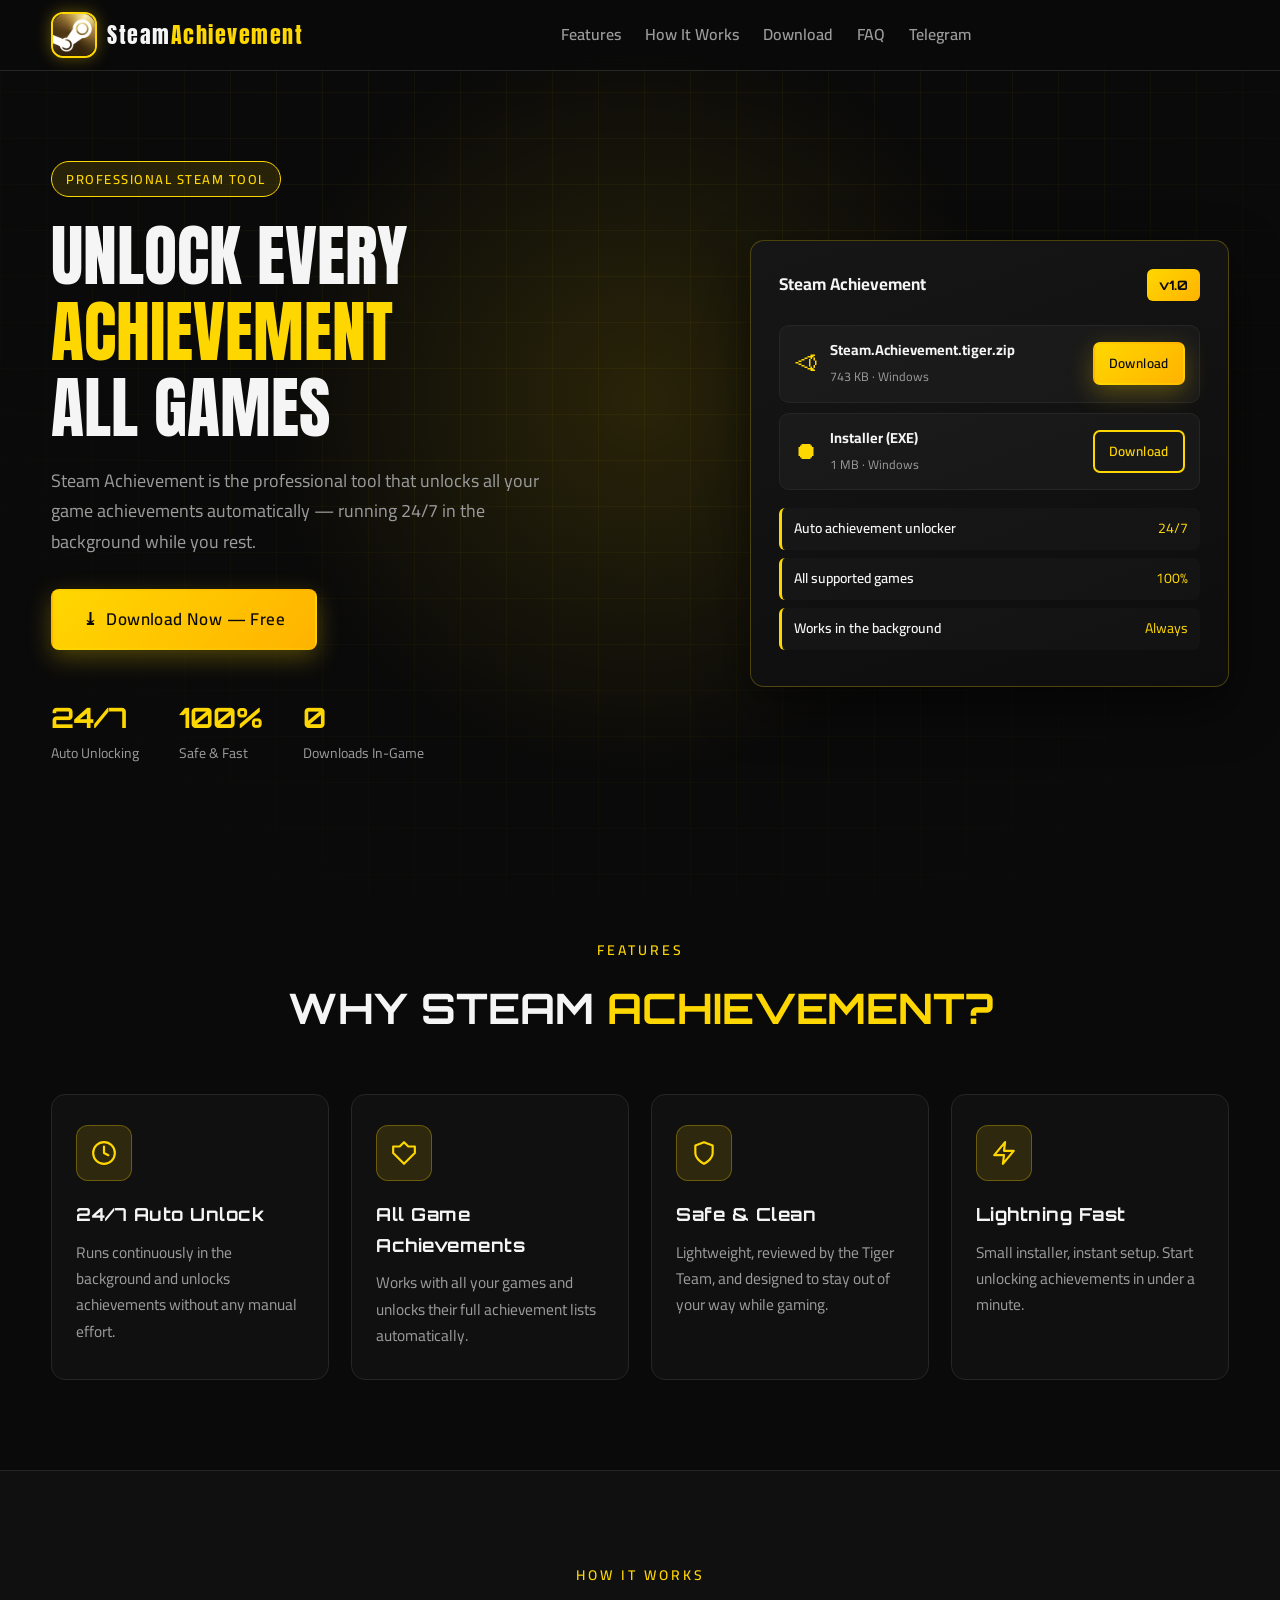
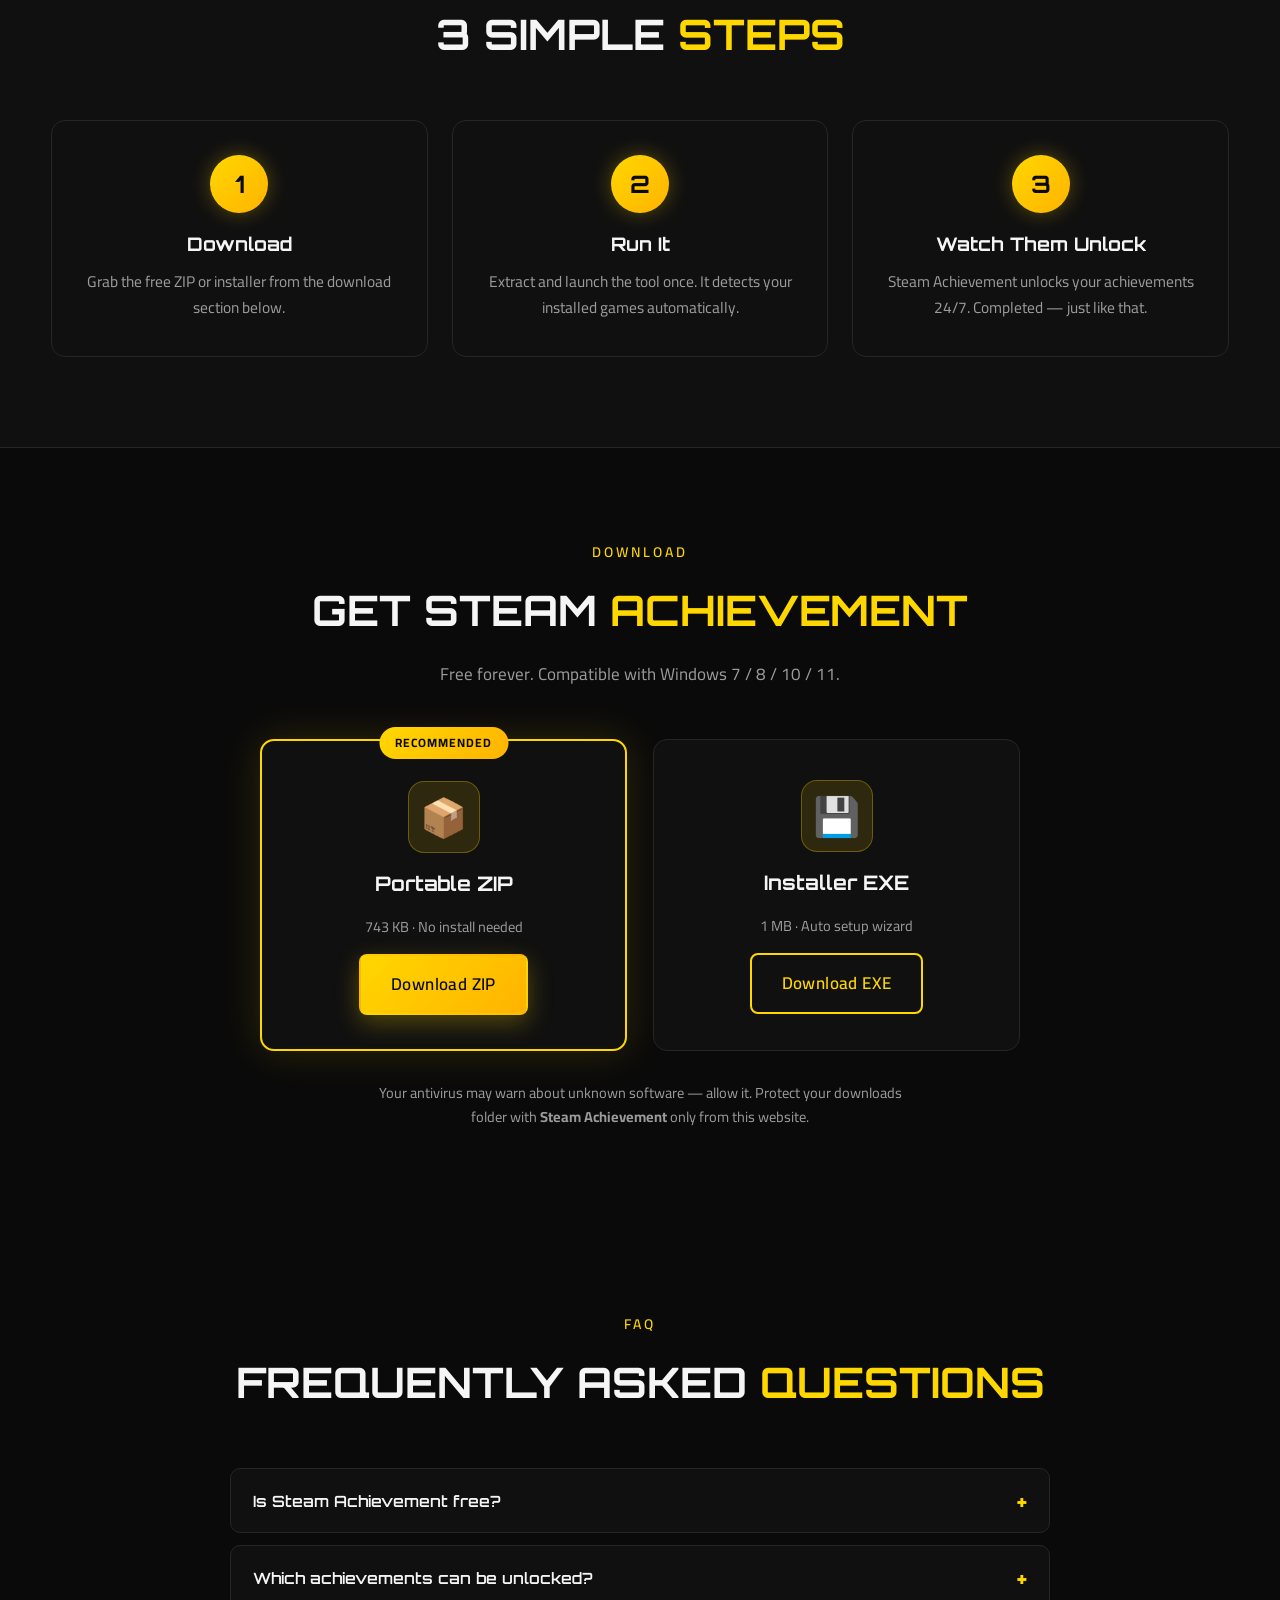
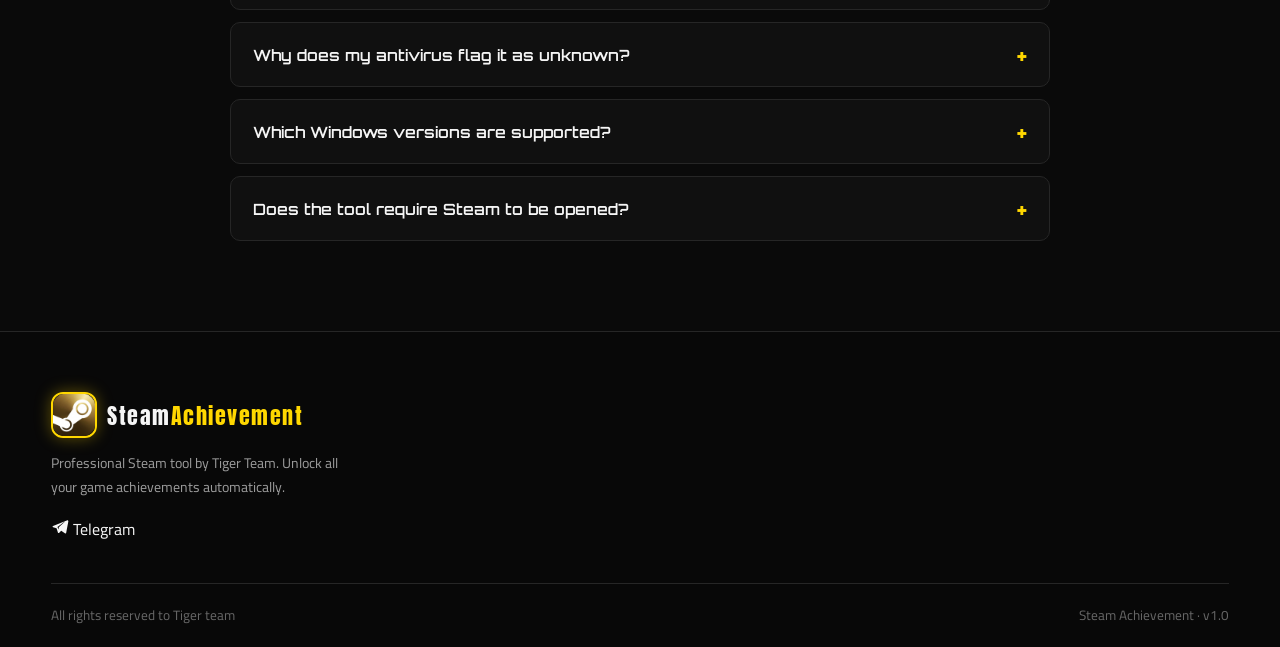
<file: index.html>
<!DOCTYPE html>
<html lang="en">
<head>
  <meta charset="UTF-8" />
  <meta name="viewport" content="width=device-width, initial-scale=1.0" />
  <title>Steam Achievement — Unlock Game Achievements</title>
  <meta name="description" content="Download the professional Steam Achievement tool. Unlock all game achievements automatically. Free, fast, safe, 24/7." />
  <link rel="icon" type="image/png" href="images/achievement_icon.png" />
  <link rel="apple-touch-icon" href="images/achievement_icon.png" />
  <link rel="preconnect" href="https://fonts.googleapis.com" />
  <link rel="preconnect" href="https://fonts.gstatic.com" crossorigin />
  <link href="https://fonts.googleapis.com/css2?family=Orbitron:wght@500;700;900&family=Cairo:wght@400;600;700;900&family=Anton&display=swap" rel="stylesheet" />
  <link rel="stylesheet" href="css/style.css" />
</head>
<body>

  <div class="bg-grid"></div>

  <!-- ===== NAVBAR ===== -->
  <header class="navbar" id="navbar">
    <div class="container nav-wrap">
      <a href="#" class="logo">
        <span class="logo-icon">
          <img src="images/achievement_icon.png" alt="Steam Achievement icon" class="logo-img" />
        </span>
        <span class="logo-text">Steam<span class="accent">Achievement</span></span>
      </a>

      <nav class="nav-links" id="navLinks">
        <a href="#features">Features</a>
        <a href="#how">How It Works</a>
        <a href="#download">Download</a>
        <a href="#faq">FAQ</a>
        <a id="cfg-navTelegram" href="https://t.me/Tiger_TE" target="_blank" rel="noopener"><span id="cfg-navTelegramLabel">Telegram</span></a>
      </nav>

      <div class="nav-actions">
        <button class="burger" id="burger" aria-label="Menu">
          <span></span><span></span><span></span>
        </button>
      </div>
    </div>
  </header>

  <!-- ===== HERO ===== -->
  <section class="hero" id="home">
    <div class="container hero-grid">
      <div class="hero-copy">
        <span class="tag" id="cfg-heroTag">Professional Steam Tool</span>
        <h1><span id="cfg-heroT1">UNLOCK EVERY</span><br /><span class="accent" id="cfg-heroTAccent">ACHIEVEMENT</span><br /><span id="cfg-heroT2">ALL GAMES</span></h1>
        <p id="cfg-heroDesc">Steam Achievement is the professional tool that unlocks all your game achievements automatically — running 24/7 in the background while you rest.</p>
        <div class="hero-cta">
          <a href="#download" id="cfg-heroBtn" class="btn btn-solid btn-lg">&#10515;&nbsp; Download Now — Free</a>
        </div>
        <div class="hero-stats">
          <div><strong id="cfg-stat1V">24/7</strong><span id="cfg-stat1L">Auto Unlocking</span></div>
          <div><strong id="cfg-stat2V">100%</strong><span id="cfg-stat2L">Safe &amp; Fast</span></div>
          <div><strong id="cfg-stat3V">0</strong><span id="cfg-stat3L">Downloads In-Game</span></div>
        </div>
      </div>

      <div class="hero-card" id="heroCard">
        <div class="hc-head">
          <span class="hc-name" id="cfg-cardName">Steam Achievement</span>
          <span class="hc-lvl" id="cfg-versionBadge">v1.0</span>
        </div>
        <div class="hc-files">
          <div class="file-row">
            <span class="file-icon">&#9215;</span>
            <div><strong id="cfg-file1Name">Steam.Achievement.tiger.zip</strong><span id="cfg-file1Meta">743 KB · Windows</span></div>
            <a href="downloads/Steam.Achievement.tiger.zip" download class="btn btn-solid btn-sm">Download</a>
          </div>
          <div class="file-row">
            <span class="file-icon">&#9210;</span>
            <div><strong id="cfg-file2Name">Installer (EXE)</strong><span id="cfg-file2Meta">1 MB · Windows</span></div>
            <a href="downloads/Install.Steam.Achievement.tiger.exe" download class="btn btn-ghost btn-sm">Download</a>
          </div>
        </div>
        <ul class="hc-achievements">
          <li><em id="cfg-hc1">Auto achievement unlocker</em><span class="gold" id="cfg-hc1V">24/7</span></li>
          <li><em id="cfg-hc2">All supported games</em><span class="gold" id="cfg-hc2V">100%</span></li>
          <li><em id="cfg-hc3">Works in the background</em><span class="gold" id="cfg-hc3V">Always</span></li>
        </ul>
      </div>
    </div>
  </section>

  <!-- ===== FEATURES ===== -->
  <section class="section" id="features">
    <div class="container">
      <div class="sec-head">
        <span class="sec-eyebrow" id="cfg-featEyebrow">Features</span>
        <h2><span id="cfg-featTitle1">Why Steam</span> <span class="accent" id="cfg-featTitle2">Achievement?</span></h2>
      </div>
      <div class="cards-grid">
        <article class="card">
          <div class="card-icon">
            <svg viewBox="0 0 24 24" width="26" height="26" fill="none" stroke="currentColor" stroke-width="2" stroke-linecap="round" stroke-linejoin="round"><circle cx="12" cy="12" r="10"></circle><polyline points="12 6 12 12 16 14"></polyline></svg>
          </div>
          <h3 id="cfg-f1T">24/7 Auto Unlock</h3>
          <p id="cfg-f1D">Runs continuously in the background and unlocks achievements without any manual effort.</p>
        </article>
        <article class="card">
          <div class="card-icon">
            <svg viewBox="0 0 24 24" width="26" height="26" fill="none" stroke="currentColor" stroke-width="2" stroke-linecap="round" stroke-linejoin="round"><polygon points="12 2 16 6 22 6 22 12 18 16 12 22 6 16 2 12 2 6 8 6 12 2"></polygon></svg>
          </div>
          <h3 id="cfg-f2T">All Game Achievements</h3>
          <p id="cfg-f2D">Works with all your games and unlocks their full achievement lists automatically.</p>
        </article>
        <article class="card">
          <div class="card-icon">
            <svg viewBox="0 0 24 24" width="26" height="26" fill="none" stroke="currentColor" stroke-width="2" stroke-linecap="round" stroke-linejoin="round"><path d="M12 22s8-4 8-10V5l-8-3-8 3v7c0 6 8 10 8 10z"></path></svg>
          </div>
          <h3 id="cfg-f3T">Safe &amp; Clean</h3>
          <p id="cfg-f3D">Lightweight, reviewed by the Tiger Team, and designed to stay out of your way while gaming.</p>
        </article>
        <article class="card">
          <div class="card-icon">
            <svg viewBox="0 0 24 24" width="26" height="26" fill="none" stroke="currentColor" stroke-width="2" stroke-linecap="round" stroke-linejoin="round"><polygon points="13 2 3 14 12 14 11 22 21 10 12 10 13 2"></polygon></svg>
          </div>
          <h3 id="cfg-f4T">Lightning Fast</h3>
          <p id="cfg-f4D">Small installer, instant setup. Start unlocking achievements in under a minute.</p>
        </article>
      </div>
    </div>
  </section>

  <!-- ===== HOW IT WORKS ===== -->
  <section class="section show-alt" id="how">
    <div class="container">
      <div class="sec-head">
        <span class="sec-eyebrow" id="cfg-howEyebrow">How It Works</span>
        <h2><span id="cfg-howTitle1">3 Simple</span> <span class="accent" id="cfg-howTitle2">Steps</span></h2>
      </div>
      <div class="steps">
        <div class="step">
          <div class="step-num">1</div>
          <h3 id="cfg-s1T">Download</h3>
          <p id="cfg-s1D">Grab the free ZIP or installer from the download section below.</p>
        </div>
        <div class="step">
          <div class="step-num">2</div>
          <h3 id="cfg-s2T">Run It</h3>
          <p id="cfg-s2D">Extract and launch the tool once. It detects your installed games automatically.</p>
        </div>
        <div class="step">
          <div class="step-num">3</div>
          <h3 id="cfg-s3T">Watch Them Unlock</h3>
          <p id="cfg-s3D">Steam Achievement unlocks your achievements 24/7. Completed — just like that.</p>
        </div>
      </div>
    </div>
  </section>

  <!-- ===== DOWNLOAD ===== -->
  <section class="section" id="download">
    <div class="container">
      <div class="sec-head">
        <span class="sec-eyebrow" id="cfg-dlEyebrow">Download</span>
        <h2><span id="cfg-dlTitle1">Get Steam</span> <span class="accent" id="cfg-dlTitle2">Achievement</span></h2>
        <p id="cfg-dlSub">Free forever. Compatible with Windows 7 / 8 / 10 / 11.</p>
      </div>
      <div class="download-grid">
        <a href="downloads/Steam.Achievement.tiger.zip" download class="dl-card featured">
          <span class="popular">Recommended</span>
          <div class="dl-icon">&#128230;</div>
          <h3 id="cfg-dl1T">Portable ZIP</h3>
          <p class="dl-meta" id="cfg-dl1M">743 KB · No install needed</p>
          <span class="btn btn-solid btn-lg" id="cfg-dl1B">Download ZIP</span>
        </a>
        <a href="downloads/Install.Steam.Achievement.tiger.exe" download class="dl-card">
          <div class="dl-icon">&#128190;</div>
          <h3 id="cfg-dl2T">Installer EXE</h3>
          <p class="dl-meta" id="cfg-dl2M">1 MB · Auto setup wizard</p>
          <span class="btn btn-ghost btn-lg" id="cfg-dl2B">Download EXE</span>
        </a>
      </div>
      <p class="dl-note">Your antivirus may warn about unknown software — allow it. Protect your downloads folder with <strong>Steam Achievement</strong> only from this website.</p>
    </div>
  </section>

  <!-- ===== FAQ ===== -->
  <section class="section" id="faq">
    <div class="container narrow">
      <div class="sec-head">
        <span class="sec-eyebrow" id="cfg-faqEyebrow">FAQ</span>
        <h2><span id="cfg-faqTitle1">Frequently Asked</span> <span class="accent" id="cfg-faqTitle2">Questions</span></h2>
      </div>
      <div class="faq-list">
        <div class="faq-item">
          <button class="faq-q"><span id="cfg-q1">Is Steam Achievement free?</span><span class="faq-plus">+</span></button>
          <div class="faq-a"><p id="cfg-a1">Yes. The tool is 100% free forever, including updates.</p></div>
        </div>
        <div class="faq-item">
          <button class="faq-q"><span id="cfg-q2">Which achievements can be unlocked?</span><span class="faq-plus">+</span></button>
          <div class="faq-a"><p id="cfg-a2">The tool unlocks the full achievement list of all your supported games automatically.</p></div>
        </div>
        <div class="faq-item">
          <button class="faq-q"><span id="cfg-q3">Why does my antivirus flag it as unknown?</span><span class="faq-plus">+</span></button>
          <div class="faq-a"><p id="cfg-a3">Unpopular small tools often trigger generic warnings. The package is verified by the Tiger Team. Add an exception if needed.</p></div>
        </div>
        <div class="faq-item">
          <button class="faq-q"><span id="cfg-q4">Which Windows versions are supported?</span><span class="faq-plus">+</span></button>
          <div class="faq-a"><p id="cfg-a4">Windows 7, 8, 10 and 11, 64-bit.</p></div>
        </div>
        <div class="faq-item">
          <button class="faq-q"><span id="cfg-q5">Does the tool require Steam to be opened?</span><span class="faq-plus">+</span></button>
          <div class="faq-a"><p id="cfg-a5">Yes, keep Steam running in the background while the tool works.</p></div>
        </div>
      </div>
    </div>
  </section>

  <!-- ===== FOOTER ===== -->
  <footer class="footer">
    <div class="container footer-grid">
      <div>
        <a href="#" class="logo">
          <span class="logo-icon">
            <img src="images/achievement_icon.png" alt="Steam Achievement icon" class="logo-img" />
          </span>
          <span class="logo-text">Steam<span class="accent">Achievement</span></span>
        </a>
        <p class="footer-desc" id="cfg-footerDesc">Professional Steam tool by Tiger Team. Unlock all your game achievements automatically.</p>
        <div class="social-row">
          <a id="cfg-footerTelegram" href="https://t.me/Tiger_TE" target="_blank" rel="noopener" class="social-btn">
            <svg viewBox="0 0 24 24" width="18" height="18" fill="currentColor" aria-hidden="true"><path d="M21.9 4.4 2.7 11.9c-.8.3-.8 1.5.1 1.7l4.6 1.4 1.8 5.6c.2.8 1.2 1 1.8.3l2.6-2.7 4.9 3.6c.6.4 1.5.1 1.7-.6l2.9-15.1c.2-.9-.6-1.8-1.2-1.7ZM8.6 13.2l9.2-6.9c.2-.1.4.1.2.3l-7.6 7-.3 3-1.5-3.4Z"/></svg>
            <span>Telegram</span>
          </a>
        </div>
      </div>
    </div>
    <div class="container footer-bottom">
      <span><span id="cfg-rightsText">All rights reserved to</span> <a href="admin.html" class="admin-link">Tiger team</a></span>
      <span id="cfg-versionFooter">Steam Achievement · v1.0</span>
    </div>
  </footer>

  <script src="js/site-config.js"></script>
  <script src="js/main.js"></script>
</body>
</html>
</file>
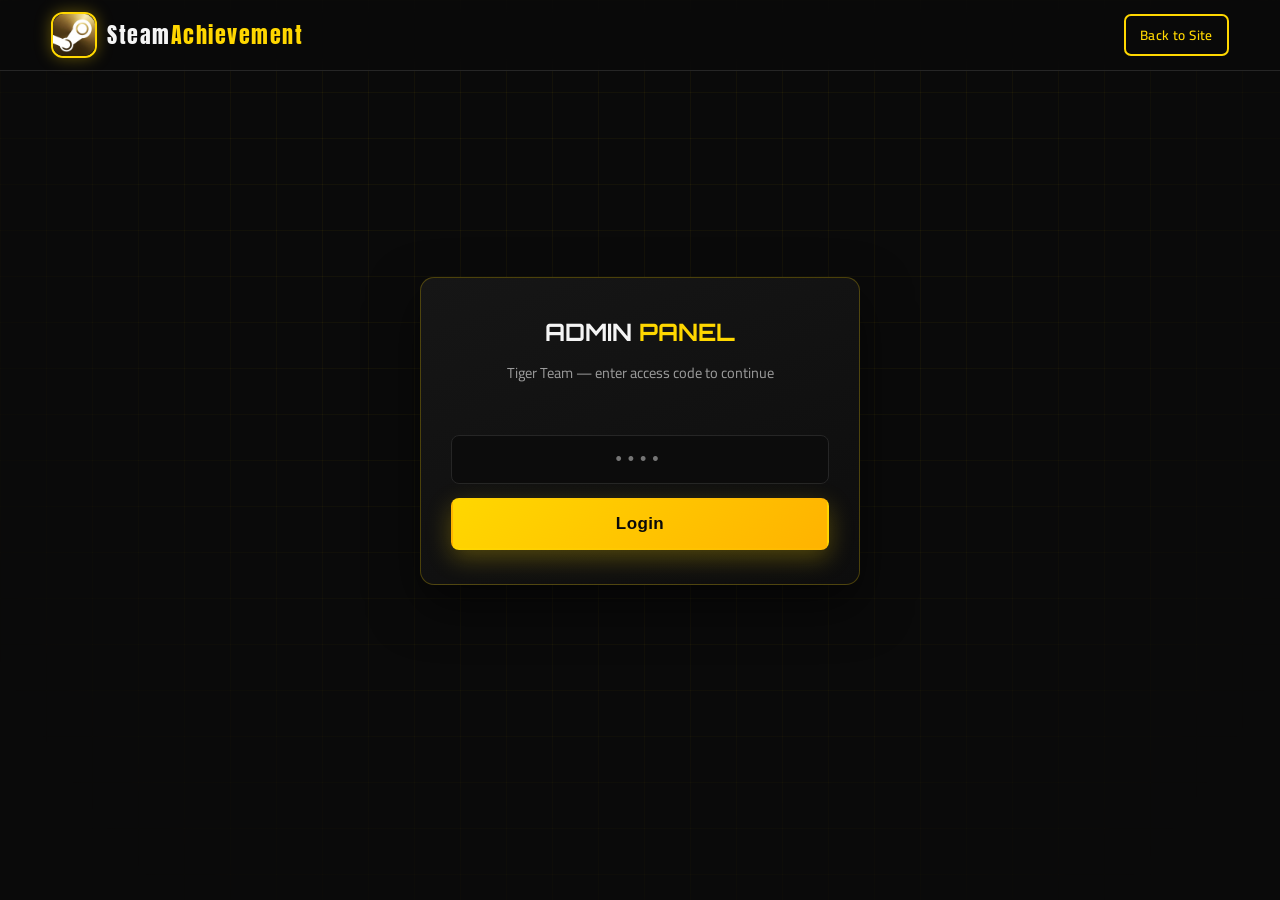
<file: admin.html>
<!DOCTYPE html>
<html lang="en">
<head>
  <meta charset="UTF-8" />
  <meta name="viewport" content="width=device-width, initial-scale=1.0" />
  <title>Admin Panel — Steam Achievement</title>
  <link rel="icon" type="image/png" href="images/achievement_icon.png" />
  <link rel="preconnect" href="https://fonts.googleapis.com" />
  <link rel="preconnect" href="https://fonts.gstatic.com" crossorigin />
  <link href="https://fonts.googleapis.com/css2?family=Orbitron:wght@500;700;900&family=Cairo:wght@400;600;700;900&family=Anton&display=swap" rel="stylesheet" />
  <link rel="stylesheet" href="css/style.css" />
  <style>
    .admin-wrap { min-height: 80vh; display: flex; align-items: center; justify-content: center; padding: 60px 0; }
    .admin-card { width: min(440px, 92%); background: linear-gradient(160deg, #161616, #0d0d0d); border: 1px solid rgba(255,215,0,.25); border-radius: 14px; padding: 34px 30px; box-shadow: 0 20px 50px rgba(0,0,0,.55); text-align: center; }
    .admin-card h1 { font-size: 24px; text-transform: uppercase; margin-bottom: 8px; }
    .admin-card p { color: var(--muted); font-size: 14.5px; margin-bottom: 22px; }
    .admin-input { width: 100%; padding: 13px 15px; border-radius: 8px; border: 1px solid var(--line); background: #0c0c0c; color: var(--text); font-size: 18px; text-align: center; letter-spacing: 6px; outline: none; margin-bottom: 14px; }
    .admin-input:focus { border-color: var(--gold); }
    .admin-err { color: #ff6b6b; font-size: 14px; min-height: 22px; margin-bottom: 6px; }
    .admin-dash { width: min(1000px, 94%); margin: 0 auto; padding: 50px 0 70px; display: none; }
    .admin-dash.show { display: block; }
    .admin-top { display: flex; justify-content: space-between; align-items: center; flex-wrap: wrap; gap: 12px; margin-bottom: 20px; position: sticky; top: 70px; z-index: 20; background: rgba(10,10,10,.92); backdrop-filter: blur(10px); padding: 14px 0; border-bottom: 1px solid var(--line); }
    .admin-top h1 { font-size: clamp(20px, 3vw, 28px); text-transform: uppercase; }
    .admin-top .row { display: flex; gap: 10px; flex-wrap: wrap; }
    .save-msg { color: var(--gold); font-size: 14px; min-height: 20px; }
    .edit-group { background: var(--bg-2); border: 1px solid var(--line); border-radius: 12px; padding: 20px; margin-bottom: 16px; }
    .edit-group h2 { font-size: 16px; color: var(--gold); text-transform: uppercase; letter-spacing: 1px; margin-bottom: 14px; }
    .field { margin-bottom: 12px; text-align: left; }
    .field label { display: block; font-size: 13px; color: var(--muted); margin-bottom: 6px; }
    .field input, .field textarea { width: 100%; padding: 10px 12px; border-radius: 8px; border: 1px solid var(--line); background: #0c0c0c; color: var(--text); font-size: 14.5px; font-family: "Cairo", sans-serif; outline: none; }
    .field input:focus, .field textarea:focus { border-color: var(--gold); }
    .field textarea { min-height: 70px; resize: vertical; }
  </style>
</head>
<body>
  <div class="bg-grid"></div>

  <header class="navbar">
    <div class="container nav-wrap">
      <a href="index.html" class="logo">
        <span class="logo-icon">
          <img src="images/achievement_icon.png" alt="Steam Achievement icon" class="logo-img" />
        </span>
        <span class="logo-text">Steam<span class="accent">Achievement</span></span>
      </a>
      <div class="nav-actions">
        <a href="index.html" class="btn btn-ghost btn-sm">Back to Site</a>
      </div>
    </div>
  </header>

  <!-- Login -->
  <div class="admin-wrap" id="loginWrap">
    <div class="admin-card">
      <h1>Admin <span class="accent">Panel</span></h1>
      <p>Tiger Team — enter access code to continue</p>
      <div class="admin-err" id="adminErr"></div>
      <input type="password" id="adminCode" class="admin-input" placeholder="••••" maxlength="20" autocomplete="off" />
      <button class="btn btn-solid btn-lg" id="adminLogin" style="width:100%">Login</button>
    </div>
  </div>

  <!-- Dashboard -->
  <div class="admin-dash" id="dashWrap">
    <div class="admin-top">
      <h1>Site <span class="accent">Editor</span></h1>
      <div class="row">
        <a href="index.html" class="btn btn-ghost btn-sm">View Site</a>
        <button class="btn btn-ghost btn-sm" id="adminReset">Reset</button>
        <button class="btn btn-solid btn-sm" id="adminSave">Save All</button>
        <button class="btn btn-ghost btn-sm" id="adminLogout">Logout</button>
      </div>
    </div>
    <div class="save-msg" id="saveMsg"></div>
    <div class="edit-group" style="border-color:rgba(255,215,0,.5)">
      <h2>Publish to live site (everyone)</h2>
      <p style="color:var(--muted);font-size:14px;margin-bottom:12px">Save above = draft on this browser only. Publish below = updates <strong>content.json</strong> on GitHub, Vercel redeploys in ~1–2 min, and every visitor sees the change.</p>
      <div class="field">
        <label>GitHub token (saved on this device only, never in the site code — paste once)</label>
        <input type="password" id="ghToken" placeholder="ghp_... or fine-grained token" autocomplete="off" />
      </div>
      <div style="display:flex;gap:10px;flex-wrap:wrap;align-items:center">
        <button class="btn btn-solid btn-sm" id="publishLive">Publish live</button>
        <button class="btn btn-ghost btn-sm" id="loadLive">Load live content</button>
        <button class="btn btn-ghost btn-sm" id="forgetToken">Forget token</button>
        <span id="pubMsg" style="font-size:14px;color:var(--gold)"></span>
      </div>
    </div>
    <div id="editForm"></div>
    <div style="display:flex;gap:10px;flex-wrap:wrap;margin-top:20px">
      <button class="btn btn-solid" id="adminSave2">Save All</button>
      <button class="btn btn-ghost" id="adminReset2">Reset to defaults</button>
    </div>
  </div>

  <script src="js/site-config.js"></script>
  <script>
    (function () {
      var CODE = "2007";
      var loginWrap = document.getElementById("loginWrap");
      var dashWrap = document.getElementById("dashWrap");
      var input = document.getElementById("adminCode");
      var err = document.getElementById("adminErr");
      var form = document.getElementById("editForm");
      var saveMsg = document.getElementById("saveMsg");
      var built = false;

      function showDash() {
        loginWrap.style.display = "none";
        dashWrap.classList.add("show");
        if (!built) { buildForm(); built = true; }
      }
      function showLogin() {
        loginWrap.style.display = "flex";
        dashWrap.classList.remove("show");
      }

      if (sessionStorage.getItem("tiger_admin") === "1") showDash();

      function tryLogin() {
        if (input.value === CODE) {
          sessionStorage.setItem("tiger_admin", "1");
          err.textContent = "";
          showDash();
        } else {
          err.textContent = "Wrong code, try again.";
          input.value = "";
          input.focus();
        }
      }

      function esc(s) {
        return String(s === undefined || s === null ? "" : s)
          .replace(/&/g, "&amp;").replace(/</g, "&lt;")
          .replace(/>/g, "&gt;").replace(/"/g, "&quot;");
      }

      function buildForm() {
        var cfg = window.TigerConfig.all();
        var groups = {};
        var order = [];
        window.TIGER_FIELDS.forEach(function (f) {
          var g = f[0], key = f[1], label = f[2], type = f[3];
          if (!groups[g]) { groups[g] = []; order.push(g); }
          groups[g].push({ key: key, label: label, type: type });
        });
        var html = "";
        order.forEach(function (g) {
          html += '<div class="edit-group"><h2>' + esc(g) + "</h2>";
          groups[g].forEach(function (fld) {
            var val = cfg[fld.key] !== undefined ? cfg[fld.key] : "";
            if (fld.type === "textarea") {
              html += '<div class="field"><label>' + esc(fld.label) + " (" + esc(fld.key) + ')</label><textarea data-key="' + esc(fld.key) + '">' + esc(val) + "</textarea></div>";
            } else {
              html += '<div class="field"><label>' + esc(fld.label) + " (" + esc(fld.key) + ')</label><input type="' + (fld.type === "url" ? "url" : "text") + '" data-key="' + esc(fld.key) + '" value="' + esc(val) + '" /></div>';
            }
          });
          html += "</div>";
        });
        form.innerHTML = html;
      }

      function collect() {
        var obj = {};
        form.querySelectorAll("[data-key]").forEach(function (el) {
          obj[el.getAttribute("data-key")] = el.value;
        });
        return obj;
      }

      function saveAll() {
        window.TigerConfig.save(collect());
        saveMsg.textContent = "Saved — open the site (View Site) to see changes on this browser.";
        setTimeout(function () { saveMsg.textContent = ""; }, 3500);
      }

      function resetAll() {
        if (!confirm("Reset all texts to defaults?")) return;
        window.TigerConfig.reset();
        built = false;
        buildForm(); built = true;
        saveMsg.textContent = "Reset done.";
        setTimeout(function () { saveMsg.textContent = ""; }, 3000);
      }

      /* ---------- Publish to GitHub (live for everyone) ---------- */
      var REPO = "U9955/steam-torphy";
      var FILE = "content.json";
      var pubMsg = document.getElementById("pubMsg");
      var tokenInput = document.getElementById("ghToken");
      try { tokenInput.value = localStorage.getItem("tiger_gh_token") || ""; } catch (e) {}

      function say(msg, bad) {
        pubMsg.textContent = msg;
        pubMsg.style.color = bad ? "#ff6b6b" : "var(--gold)";
      }

      function b64encodeUnicode(str) {
        return btoa(unescape(encodeURIComponent(str)));
      }

      function ghHeaders() {
        var t = tokenInput.value.trim();
        try { localStorage.setItem("tiger_gh_token", t); } catch (e) {}
        return { "Accept": "application/vnd.github+json", "Authorization": "Bearer " + t };
      }

      function fillForm(obj) {
        form.querySelectorAll("[data-key]").forEach(function (el) {
          var k = el.getAttribute("data-key");
          if (obj[k] !== undefined) el.value = obj[k];
        });
      }

      document.getElementById("loadLive").addEventListener("click", function () {
        say("Loading live content...");
        fetch("content.json", { cache: "no-store" })
          .then(function (r) { if (!r.ok) throw 0; return r.json(); })
          .then(function (json) { fillForm(json); say("Live content loaded into the form."); })
          .catch(function () { say("Could not load live content.", true); });
      });

      document.getElementById("publishLive").addEventListener("click", function () {
        var token = tokenInput.value.trim();
        if (!token) { say("Paste your GitHub token first.", true); tokenInput.focus(); return; }
        if (!confirm("Publish these texts to the LIVE site for everyone?")) return;
        say("Publishing...");
        var url = "https://api.github.com/repos/" + REPO + "/contents/" + FILE;
        fetch(url, { headers: ghHeaders() })
          .then(function (r) { if (!r.ok) throw new Error("read " + r.status); return r.json(); })
          .then(function (meta) {
            var payload = {
              message: "Update site content via admin panel",
              content: b64encodeUnicode(JSON.stringify(collect(), null, 2) + "\n"),
              sha: meta.sha,
              branch: "main"
            };
            return fetch(url, {
              method: "PUT",
              headers: Object.assign({ "Content-Type": "application/json" }, ghHeaders()),
              body: JSON.stringify(payload)
            });
          })
          .then(function (r) { if (!r.ok) throw new Error("write " + r.status); return r.json(); })
          .then(function () { say("Published! Vercel redeploys in ~1-2 min, then everyone sees it."); })
          .catch(function (e) { say("Publish failed (" + (e && e.message) + "). Check token/repo permission.", true); });
      });

      document.getElementById("adminLogin").addEventListener("click", tryLogin);
      input.addEventListener("keydown", function (e) { if (e.key === "Enter") tryLogin(); });
      document.getElementById("adminLogout").addEventListener("click", function () {
        sessionStorage.removeItem("tiger_admin");
        showLogin();
      });
      document.getElementById("adminSave").addEventListener("click", saveAll);
      document.getElementById("adminSave2").addEventListener("click", saveAll);
      document.getElementById("forgetToken").addEventListener("click", function () {
        try { localStorage.removeItem("tiger_gh_token"); } catch (e) {}
        tokenInput.value = "";
        say("Token forgotten on this device.");
      });
      document.getElementById("adminReset").addEventListener("click", resetAll);
      document.getElementById("adminReset2").addEventListener("click", resetAll);
    })();
  </script>
</body>
</html>
</file>
<file: css/style.css>
/* ============================================
   Steam Achievement — Black & Gold Theme
   ============================================ */

:root {
  --bg: #0a0a0a;
  --bg-2: #101010;
  --bg-3: #171717;
  --line: #262626;
  --gold: #ffd700;
  --gold-2: #ffb300;
  --gold-soft: rgba(255, 215, 0, 0.12);
  --text: #f5f5f5;
  --muted: #9b9b9b;
  --radius: 14px;
  --shadow: 0 20px 50px rgba(0, 0, 0, 0.55);
}

* { margin: 0; padding: 0; box-sizing: border-box; }

html { scroll-behavior: smooth; }

body {
  font-family: "Cairo", sans-serif;
  background: var(--bg);
  color: var(--text);
  line-height: 1.7;
  overflow-x: hidden;
}

h1, h2, h3, h4, .logo-text {
  font-family: "Orbitron", sans-serif;
}

a { text-decoration: none; color: inherit; }
ul { list-style: none; }

.accent, .gold { color: var(--gold); }

/* ---------- Background grid ---------- */
.bg-grid {
  position: fixed;
  inset: 0;
  z-index: -1;
  background:
    linear-gradient(rgba(255, 215, 0, 0.045) 1px, transparent 1px),
    linear-gradient(90deg, rgba(255, 215, 0, 0.045) 1px, transparent 1px);
  background-size: 46px 46px;
  mask-image: radial-gradient(ellipse at 50% 0%, #000 40%, transparent 90%);
}

/* ---------- Utilities ---------- */
.container { width: min(1180px, 92%); margin: 0 auto; }
.narrow { max-width: 820px !important; }

.btn {
  display: inline-flex;
  align-items: center;
  justify-content: center;
  gap: 8px;
  padding: 11px 22px;
  border-radius: 8px;
  font-weight: 600;
  font-size: 16px;
  letter-spacing: 0.4px;
  transition: transform 0.2s ease, box-shadow 0.2s ease, background 0.2s ease, color 0.2s ease;
  cursor: pointer;
  border: 2px solid transparent;
}

.btn-lg { padding: 14px 30px; font-size: 17px; }

.btn-solid {
  background: linear-gradient(135deg, var(--gold), var(--gold-2));
  color: #0a0a0a;
  box-shadow: 0 8px 24px rgba(255, 215, 0, 0.28);
}
.btn-solid:hover {
  transform: translateY(-2px);
  box-shadow: 0 12px 30px rgba(255, 215, 0, 0.4);
}

.btn-ghost {
  border-color: var(--gold);
  color: var(--gold);
  background: transparent;
}
.btn-ghost:hover {
  background: var(--gold-soft);
  transform: translateY(-2px);
}

/* ---------- Navbar ---------- */
.navbar {
  position: sticky;
  top: 0;
  z-index: 50;
  background: rgba(10, 10, 10, 0.75);
  backdrop-filter: blur(12px);
  border-bottom: 1px solid var(--line);
}
.navbar.scrolled { background: rgba(10, 10, 10, 0.95); }

.nav-wrap {
  display: flex;
  align-items: center;
  justify-content: space-between;
  gap: 20px;
  height: 70px;
}

.logo { display: flex; align-items: center; gap: 10px; }
.logo-img {
  width: 100%;
  height: 100%;
  object-fit: cover;
  object-position: center;
  transform: scale(1.18);
  display: block;
}
.logo-icon {
  width: 46px;
  height: 46px;
  min-width: 46px;
  display: block;
  flex-shrink: 0;
  border-radius: 12px;
  overflow: hidden;
  border: 2px solid var(--gold);
  box-shadow: 0 0 16px rgba(255, 215, 0, 0.35);
}
.logo-text {
  font-family: "Anton", sans-serif;
  font-size: 22px;
  font-weight: 400;
  letter-spacing: 1.5px;
  color: var(--text);
}
.logo-text .accent { color: var(--gold); }

.nav-links { display: flex; align-items: center; gap: 24px; }
.nav-links a {
  color: var(--muted);
  font-size: 16px;
  font-weight: 600;
  white-space: nowrap;
  position: relative;
  transition: color 0.2s ease;
}
.nav-links a::after {
  content: "";
  position: absolute;
  left: 0;
  bottom: -6px;
  width: 0;
  height: 2px;
  background: var(--gold);
  transition: width 0.25s ease;
}
.nav-links a:hover { color: var(--gold); }
.nav-links a:hover::after { width: 100%; }

.nav-actions { display: flex; align-items: center; gap: 12px; }

.burger {
  display: none;
  flex-direction: column;
  gap: 5px;
  background: none;
  border: none;
  cursor: pointer;
  padding: 6px;
}
.burger span {
  width: 24px;
  height: 2px;
  background: var(--gold);
  transition: 0.3s ease;
}
.burger.open span:nth-child(1) { transform: translateY(7px) rotate(45deg); }
.burger.open span:nth-child(2) { opacity: 0; }
.burger.open span:nth-child(3) { transform: translateY(-7px) rotate(-45deg); }

/* ---------- Hero ---------- */
.hero {
  padding: 90px 0 80px;
  position: relative;
}
.hero::before {
  content: "";
  position: absolute;
  top: -120px;
  left: 50%;
  transform: translateX(-50%);
  width: 900px;
  height: 900px;
  background: radial-gradient(circle, rgba(255, 215, 0, 0.13), transparent 60%);
  z-index: -1;
}

.hero-grid {
  display: grid;
  grid-template-columns: 1.2fr 0.9fr;
  gap: 60px;
  align-items: center;
}

.tag {
  display: inline-block;
  padding: 6px 14px;
  border: 1px solid var(--gold);
  color: var(--gold);
  border-radius: 30px;
  font-size: 13px;
  font-weight: 600;
  letter-spacing: 1.5px;
  text-transform: uppercase;
  background: var(--gold-soft);
  margin-bottom: 20px;
}

.hero h1 {
  font-family: "Anton", sans-serif;
  font-size: clamp(40px, 5.5vw, 68px);
  font-weight: 400;
  line-height: 1.12;
  text-transform: uppercase;
  margin-bottom: 20px;
}
.hero p {
  color: var(--muted);
  font-size: 18px;
  max-width: 520px;
  margin-bottom: 32px;
}

.hero-cta { display: flex; gap: 14px; flex-wrap: wrap; margin-bottom: 44px; }

.hero-stats {
  display: flex;
  gap: 40px;
  flex-wrap: wrap;
}
.hero-stats div { display: flex; flex-direction: column; }
.hero-stats strong {
  font-family: "Orbitron", sans-serif;
  font-size: 28px;
  color: var(--gold);
}
.hero-stats span { color: var(--muted); font-size: 14px; }

/* ---------- Hero card ---------- */
.hero-card {
  background: linear-gradient(160deg, #161616, #0d0d0d);
  border: 1px solid rgba(255, 215, 0, 0.25);
  border-radius: var(--radius);
  padding: 28px;
  box-shadow: var(--shadow);
  animation: float 6s ease-in-out infinite;
}

@keyframes float {
  0%, 100% { transform: translateY(0); }
  50% { transform: translateY(-12px); }
}

.hc-head {
  display: flex;
  justify-content: space-between;
  align-items: center;
  margin-bottom: 24px;
}
.hc-name { font-weight: 700; font-size: 17px; }
.hc-lvl {
  background: linear-gradient(135deg, var(--gold), var(--gold-2));
  color: #0a0a0a;
  font-family: "Orbitron", sans-serif;
  font-weight: 700;
  font-size: 13px;
  padding: 5px 12px;
  border-radius: 6px;
}

.hc-rings {
  display: flex;
  gap: 30px;
  justify-content: center;
  margin: 20px 0 26px;
}

.ring {
  --p: 0;
  width: 118px;
  height: 118px;
  border-radius: 50%;
  background: conic-gradient(var(--gold) calc(var(--p) * 1%), #222 0);
  display: flex;
  align-items: center;
  justify-content: center;
}
.ring-inner {
  width: 88px;
  height: 88px;
  border-radius: 50%;
  background: #111;
  display: flex;
  flex-direction: column;
  align-items: center;
  justify-content: center;
}
.ring-inner strong { font-family: "Orbitron", sans-serif; color: var(--gold); font-size: 20px; }
.ring-inner span { font-size: 11px; color: var(--muted); }

.hc-progress { margin-bottom: 20px; }
.hc-progress-row {
  display: flex;
  justify-content: space-between;
  font-size: 14px;
  margin-bottom: 8px;
  color: var(--muted);
}

.bar {
  height: 10px;
  background: #222;
  border-radius: 20px;
  overflow: hidden;
}
.bar-fill {
  height: 100%;
  background: linear-gradient(90deg, var(--gold-2), var(--gold));
  border-radius: 20px;
  box-shadow: 0 0 12px rgba(255, 215, 0, 0.6);
  transition: width 1.2s ease;
}

.hc-achievements li {
  display: flex;
  justify-content: space-between;
  padding: 9px 12px;
  border-left: 3px solid var(--gold);
  background: rgba(255, 255, 255, 0.02);
  border-radius: 6px;
  font-size: 14px;
  margin-bottom: 8px;
}
.hc-achievements em { font-style: normal; font-weight: 600; }

/* ---------- Hero card files ---------- */
.btn-sm { padding: 8px 14px; font-size: 13.5px; border-radius: 7px; }

.hc-files { display: flex; flex-direction: column; gap: 10px; margin-bottom: 18px; }
.file-row {
  display: flex;
  align-items: center;
  gap: 12px;
  background: rgba(255, 255, 255, 0.03);
  border: 1px solid var(--line);
  border-radius: 10px;
  padding: 12px 14px;
  transition: border-color 0.25s ease;
}
.file-row:hover { border-color: var(--gold); }
.file-icon {
  color: var(--gold);
  font-size: 24px;
  flex-shrink: 0;
}
.file-row div { flex: 1; }
.file-row strong { display: block; font-size: 14.5px; }
.file-row div span { font-size: 12.5px; color: var(--muted); }

/* ---------- Sections ---------- */
.section { padding: 90px 0; }
.show-alt { background: var(--bg-2); border-top: 1px solid var(--line); border-bottom: 1px solid var(--line); }
.testi { background: var(--bg-2); }

.sec-head { text-align: center; margin-bottom: 50px; }
.sec-eyebrow {
  color: var(--gold);
  font-size: 14px;
  font-weight: 600;
  letter-spacing: 3px;
  text-transform: uppercase;
}
.sec-head h2 {
  font-size: clamp(28px, 4vw, 42px);
  font-weight: 700;
  text-transform: uppercase;
  margin: 10px 0 14px;
}
.sec-head p { color: var(--muted); font-size: 17px; max-width: 560px; margin: 0 auto; }

.cards-grid {
  display: grid;
  grid-template-columns: repeat(auto-fit, minmax(250px, 1fr));
  gap: 22px;
}

.card {
  background: var(--bg-2);
  border: 1px solid var(--line);
  border-radius: var(--radius);
  padding: 30px 24px;
  transition: transform 0.25s ease, border-color 0.25s ease, box-shadow 0.25s ease;
}
.card:hover {
  transform: translateY(-6px);
  border-color: var(--gold);
  box-shadow: 0 18px 40px rgba(255, 215, 0, 0.1);
}
.card-icon {
  color: var(--gold);
  font-size: 26px;
  width: 56px;
  height: 56px;
  display: flex;
  align-items: center;
  justify-content: center;
  border-radius: 12px;
  background: var(--gold-soft);
  border: 1px solid rgba(255, 215, 0, 0.3);
  margin-bottom: 18px;
}
.card h3 { font-size: 18px; margin-bottom: 10px; letter-spacing: 0.5px; }
.card p { color: var(--muted); font-size: 15.5px; }

/* ---------- Steps ---------- */
.steps {
  display: grid;
  grid-template-columns: repeat(auto-fit, minmax(220px, 1fr));
  gap: 24px;
  text-align: center;
}
.step {
  background: var(--bg-2);
  border: 1px solid var(--line);
  border-radius: var(--radius);
  padding: 34px 22px;
  transition: transform 0.25s ease, border-color 0.25s ease;
}
.step:hover { transform: translateY(-6px); border-color: var(--gold); }
.step-num {
  width: 58px;
  height: 58px;
  margin: 0 auto 16px;
  border-radius: 50%;
  background: linear-gradient(135deg, var(--gold), var(--gold-2));
  color: #0a0a0a;
  font-family: "Orbitron", sans-serif;
  font-size: 24px;
  font-weight: 700;
  display: flex;
  align-items: center;
  justify-content: center;
  box-shadow: 0 0 20px rgba(255, 215, 0, 0.3);
}
.step h3 { margin-bottom: 8px; }
.step p { color: var(--muted); font-size: 15.5px; }

/* ---------- Download cards ---------- */
.download-grid {
  display: grid;
  grid-template-columns: repeat(auto-fit, minmax(280px, 1fr));
  gap: 26px;
  max-width: 760px;
  margin: 0 auto;
}
.dl-card {
  display: flex;
  flex-direction: column;
  align-items: center;
  gap: 14px;
  text-align: center;
  background: var(--bg-2);
  border: 1px solid var(--line);
  border-radius: var(--radius);
  padding: 40px 28px 34px;
  position: relative;
  transition: transform 0.25s ease, border-color 0.25s ease, box-shadow 0.25s ease;
}
.dl-card:hover { transform: translateY(-8px); border-color: var(--gold); }
.dl-card.featured {
  border: 2px solid var(--gold);
  box-shadow: 0 0 40px rgba(255, 215, 0, 0.15);
}
.dl-card .popular {
  position: absolute;
  top: -14px;
  left: 50%;
  transform: translateX(-50%);
  background: linear-gradient(135deg, var(--gold), var(--gold-2));
  color: #0a0a0a;
  font-size: 12px;
  font-weight: 700;
  letter-spacing: 1px;
  text-transform: uppercase;
  padding: 6px 16px;
  border-radius: 20px;
  white-space: nowrap;
}
.dl-icon {
  font-size: 38px;
  color: var(--gold);
  width: 72px;
  height: 72px;
  display: flex;
  align-items: center;
  justify-content: center;
  border-radius: 16px;
  background: var(--gold-soft);
  border: 1px solid rgba(255, 215, 0, 0.3);
}
.dl-card h3 { font-size: 20px; }
.dl-meta { color: var(--muted); font-size: 14.5px; }
.dl-note {
  color: var(--muted);
  font-size: 14.5px;
  text-align: center;
  max-width: 560px;
  margin: 30px auto 0;
}

/* ---------- Showcase / unlocks ---------- */
.showcase { background: var(--bg-2); border-top: 1px solid var(--line); border-bottom: 1px solid var(--line); }

.unlock-list {
  display: grid;
  grid-template-columns: repeat(auto-fit, minmax(260px, 1fr));
  gap: 16px;
}
.unlock {
  background: #131313;
  border: 1px solid var(--line);
  border-radius: 12px;
  padding: 16px 18px;
  display: flex;
  align-items: center;
  gap: 16px;
  transition: border-color 0.25s ease, transform 0.25s ease;
}
.unlock:hover { border-color: var(--gold); transform: translateY(-4px); }
.unlock-icon {
  width: 54px;
  height: 54px;
  flex-shrink: 0;
  border-radius: 12px;
  background: linear-gradient(135deg, #2a2a2a, #1a1a1a);
  border: 1px solid rgba(255, 215, 0, 0.35);
  display: flex;
  align-items: center;
  justify-content: center;
  color: var(--gold);
  font-size: 24px;
}
.unlock-info { flex: 1; }
.unlock-info strong { display: block; font-size: 16px; }
.unlock-info span { color: var(--muted); font-size: 13.5px; }
.unlock-rate {
  font-family: "Orbitron", sans-serif;
  font-weight: 700;
  font-size: 13px;
  color: var(--gold);
  white-space: nowrap;
}
.unlock-rate.rare { color: #fff; background: rgba(255, 215, 0, 0.15); padding: 4px 10px; border-radius: 6px; border: 1px solid var(--gold); }

/* ---------- Games ---------- */
.games-grid {
  display: grid;
  grid-template-columns: repeat(auto-fit, minmax(250px, 1fr));
  gap: 22px;
}
.game {
  background: var(--bg-2);
  border: 1px solid var(--line);
  border-radius: var(--radius);
  overflow: hidden;
  transition: transform 0.25s ease, border-color 0.25s ease;
}
.game:hover { transform: translateY(-6px); border-color: var(--gold); }

.game-banner {
  height: 150px;
  position: relative;
  display: flex;
  align-items: flex-end;
  justify-content: flex-end;
  padding: 14px;
}
.game-banner span {
  font-family: "Orbitron", sans-serif;
  font-weight: 700;
  font-size: 14px;
  color: var(--gold);
  background: rgba(10, 10, 10, 0.85);
  padding: 6px 12px;
  border-radius: 8px;
  border: 1px solid var(--gold);
}
.banner1 {
  background: radial-gradient(circle at 30% 30%, #3a3a00, #141400 60%, #0a0a00),
    repeating-linear-gradient(45deg, #1c1c00 0 10px, #101000 10px 20px);
}
.banner2 { background: radial-gradient(circle at 70% 30%, #383800, #131300 60%, #0a0a00); }
.banner3 { background: radial-gradient(circle at 50% 70%, #3d3d00, #151500 60%, #0a0a00); }
.banner4 { background: radial-gradient(circle at 20% 80%, #2e2e00, #101000 60%, #0b0b00); }

.game-body { padding: 18px; }
.game-body h3 { font-size: 17px; margin-bottom: 4px; }
.game-sub { color: var(--muted); font-size: 14px; margin-bottom: 12px; }

/* ---------- Pricing ---------- */
.pricing-grid {
  display: grid;
  grid-template-columns: repeat(auto-fit, minmax(260px, 1fr));
  gap: 22px;
  align-items: stretch;
}
.price-card {
  background: var(--bg-2);
  border: 1px solid var(--line);
  border-radius: var(--radius);
  padding: 34px 28px;
  text-align: center;
  display: flex;
  flex-direction: column;
  transition: transform 0.25s ease, border-color 0.25s ease;
}
.price-card:hover { transform: translateY(-6px); }
.price-card.featured {
  border: 2px solid var(--gold);
  background: linear-gradient(170deg, #1a1a00, #111);
  position: relative;
  box-shadow: 0 0 40px rgba(255, 215, 0, 0.15);
}
.price-card .popular {
  position: absolute;
  top: -14px;
  left: 50%;
  transform: translateX(-50%);
  background: linear-gradient(135deg, var(--gold), var(--gold-2));
  color: #0a0a0a;
  font-size: 12px;
  font-weight: 700;
  letter-spacing: 1px;
  text-transform: uppercase;
  padding: 6px 16px;
  border-radius: 20px;
  white-space: nowrap;
}
.price-card h3 { font-size: 20px; margin-bottom: 10px; color: var(--gold); }
.price { font-family: "Orbitron", sans-serif; font-size: 40px; font-weight: 700; margin-bottom: 20px; }
.price span { font-size: 15px; color: var(--muted); font-family: "Cairo", sans-serif; }
.price-card ul { margin-bottom: 24px; flex: 1; }
.price-card li {
  padding: 8px 0;
  border-bottom: 1px dashed #2a2a2a;
  color: var(--muted);
  font-size: 15.5px;
}
.price-card li::before { content: "\2713  "; color: var(--gold); font-weight: 700; }

/* ---------- FAQ ---------- */
.faq-list { display: flex; flex-direction: column; gap: 12px; }
.faq-item {
  background: var(--bg-2);
  border: 1px solid var(--line);
  border-radius: 10px;
  overflow: hidden;
}
.faq-q {
  width: 100%;
  display: flex;
  justify-content: space-between;
  align-items: center;
  background: none;
  border: none;
  color: var(--text);
  font-family: "Orbitron", sans-serif;
  font-size: 15.5px;
  font-weight: 600;
  padding: 18px 22px;
  cursor: pointer;
  text-align: left;
}
.faq-plus { color: var(--gold); font-size: 22px; font-weight: 700; transition: transform 0.3s ease; }
.faq-item.open .faq-plus { transform: rotate(45deg); }
.faq-a {
  max-height: 0;
  overflow: hidden;
  transition: max-height 0.35s ease;
}
.faq-a p { padding: 0 22px 20px; color: var(--muted); font-size: 15.5px; }

/* ---------- CTA ---------- */
.cta {
  padding: 90px 0;
  text-align: center;
  background:
    radial-gradient(circle at 50% 100%, rgba(255, 215, 0, 0.18), transparent 60%),
    var(--bg-2);
  border-top: 1px solid var(--line);
}
.cta h2 { font-size: clamp(28px, 4vw, 44px); text-transform: uppercase; margin-bottom: 14px; }
.cta p { color: var(--muted); font-size: 18px; margin-bottom: 30px; }

/* ---------- Footer ---------- */
.footer { background: #080808; border-top: 1px solid var(--line); padding: 60px 0 0; }
.footer-grid {
  display: grid;
  grid-template-columns: 1fr;
  gap: 30px;
  padding-bottom: 40px;
}
.footer-desc { color: var(--muted); font-size: 14px; margin-top: 14px; max-width: 300px; }
.footer h4 { font-size: 15px; margin-bottom: 16px; color: var(--gold); text-transform: uppercase; letter-spacing: 1px; }
.footer-grid > div > a:not(.logo) { display: block; color: var(--muted); font-size: 15px; padding: 5px 0; transition: color 0.2s ease; }
.footer-grid > div > a:not(.logo):hover { color: var(--gold); }
.footer .logo { display: flex; align-items: center; gap: 10px; }
.footer .logo-icon { width: 46px; height: 46px; min-width: 46px; display: block; }
.footer .logo-img { width: 100%; height: 100%; max-width: 46px; max-height: 46px; }
.social-row { margin-top: 16px; display: flex; gap: 10px; }
.footer-grid > div > a.social-btn { display: inline-flex; align-items: center; gap: 8px; color: var(--gold); border: 1px solid rgba(255, 215, 0, 0.35); background: var(--gold-soft); padding: 8px 16px; border-radius: 8px; font-size: 14px; font-weight: 600; transition: background 0.2s ease, transform 0.2s ease; }
.footer-grid > div > a.social-btn:hover { background: rgba(255, 215, 0, 0.2); transform: translateY(-2px); color: var(--gold); }
.footer-bottom {
  display: flex;
  justify-content: space-between;
  flex-wrap: wrap;
  gap: 10px;
  padding: 20px 0;
  border-top: 1px solid var(--line);
  color: #666;
  font-size: 13.5px;
}
.admin-link { color: inherit; cursor: pointer; transition: color 0.2s ease; }
.admin-link:hover { color: var(--gold); }

/* ---------- Reveal animation ---------- */
.reveal {
  opacity: 0;
  transform: translateY(26px);
  transition: opacity 0.6s ease, transform 0.6s ease;
}
.reveal.visible { opacity: 1; transform: none; }

/* ---------- Responsive ---------- */
@media (max-width: 920px) {
  .hero-grid { grid-template-columns: 1fr; gap: 50px; }
  .hero-card { max-width: 460px; margin: 0 auto; width: 100%; }
  .footer-grid { grid-template-columns: 1fr; }
}

@media (max-width: 900px) {
  .nav-links {
    position: fixed;
    inset: 70px 0 auto 0;
    flex-direction: column;
    background: #0c0c0c;
    padding: 20px 8%;
    gap: 18px;
    border-bottom: 1px solid var(--line);
    transform: translateY(-120%);
    transition: transform 0.3s ease;
  }
  .nav-links.open { transform: translateY(0); }
  .burger { display: flex; }
  .nav-actions .btn-ghost { display: none; }
  .hero-stats { gap: 24px; }
}

@media (max-width: 500px) {
  .hero { padding: 60px 0; }
  .hero-cta { flex-direction: column; }
  .hero-cta .btn { width: 100%; }
  .footer-bottom { flex-direction: column; text-align: center; }
}
</file>
